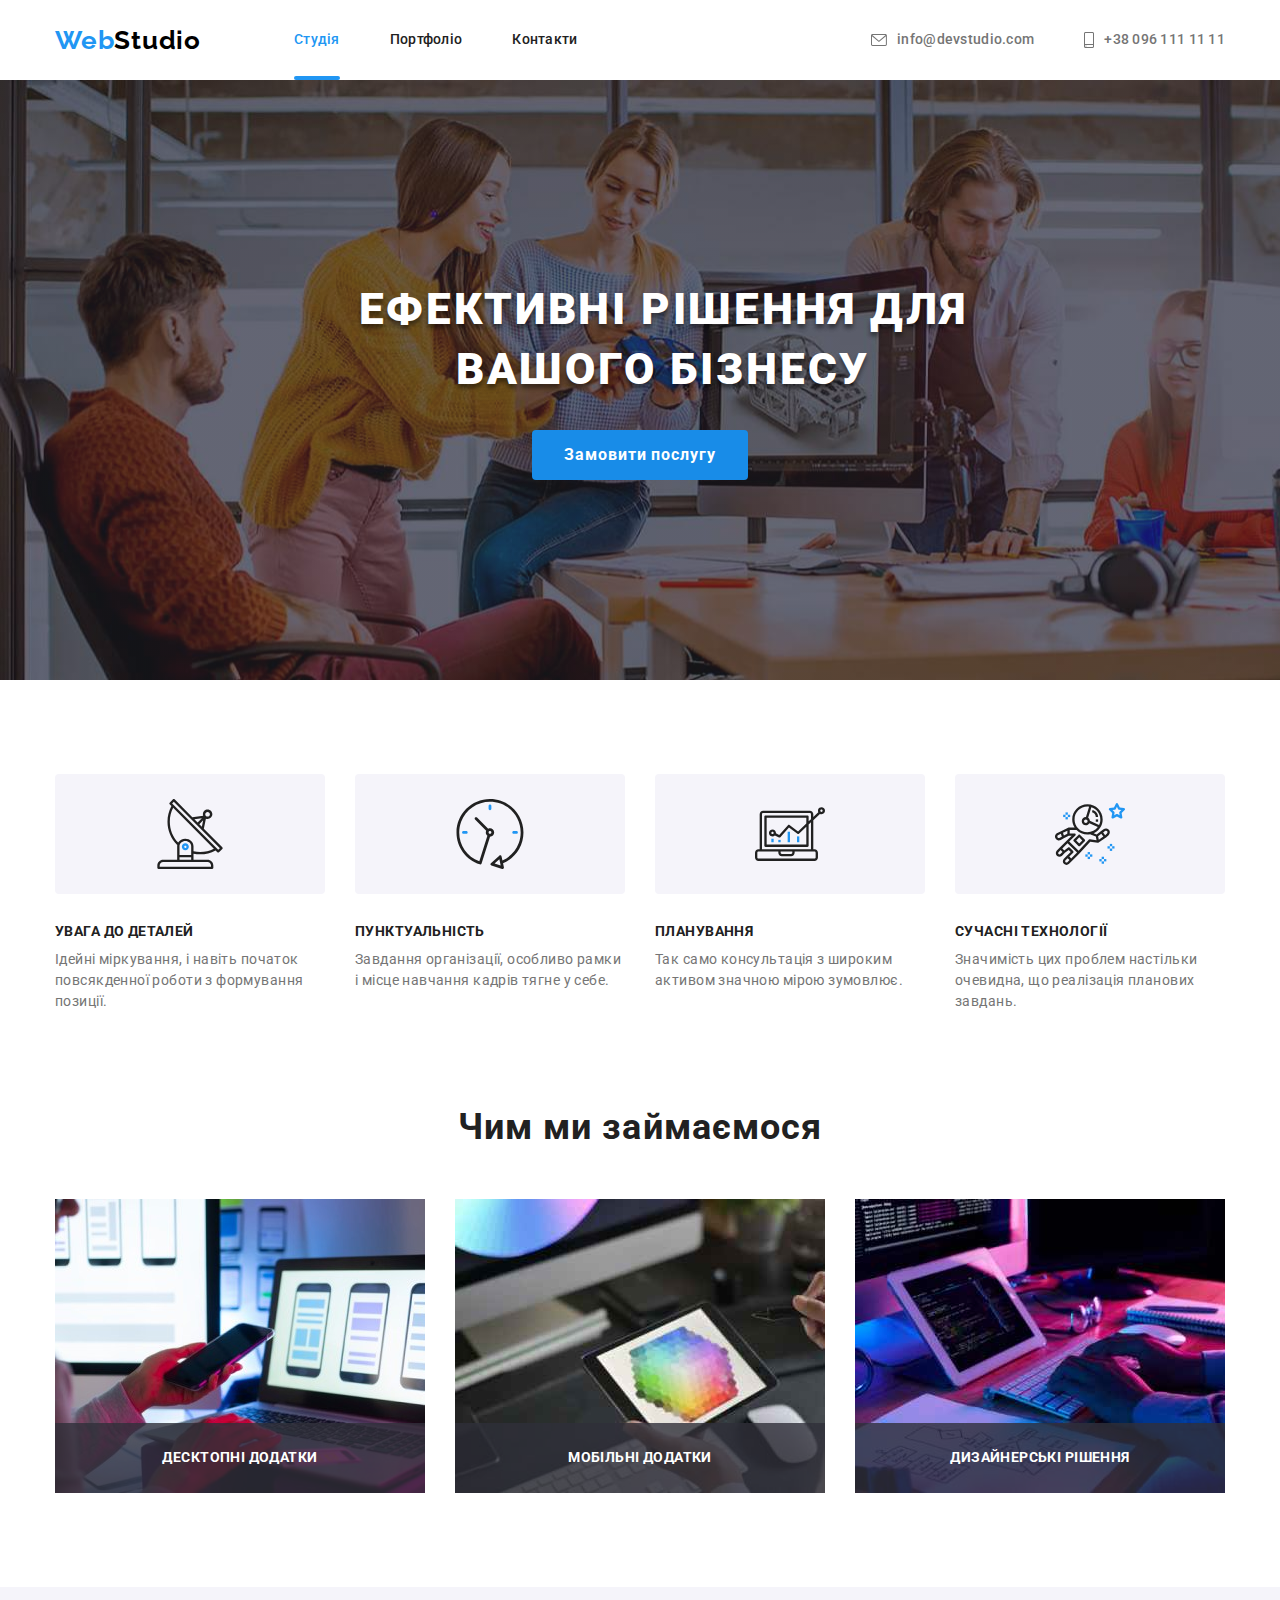
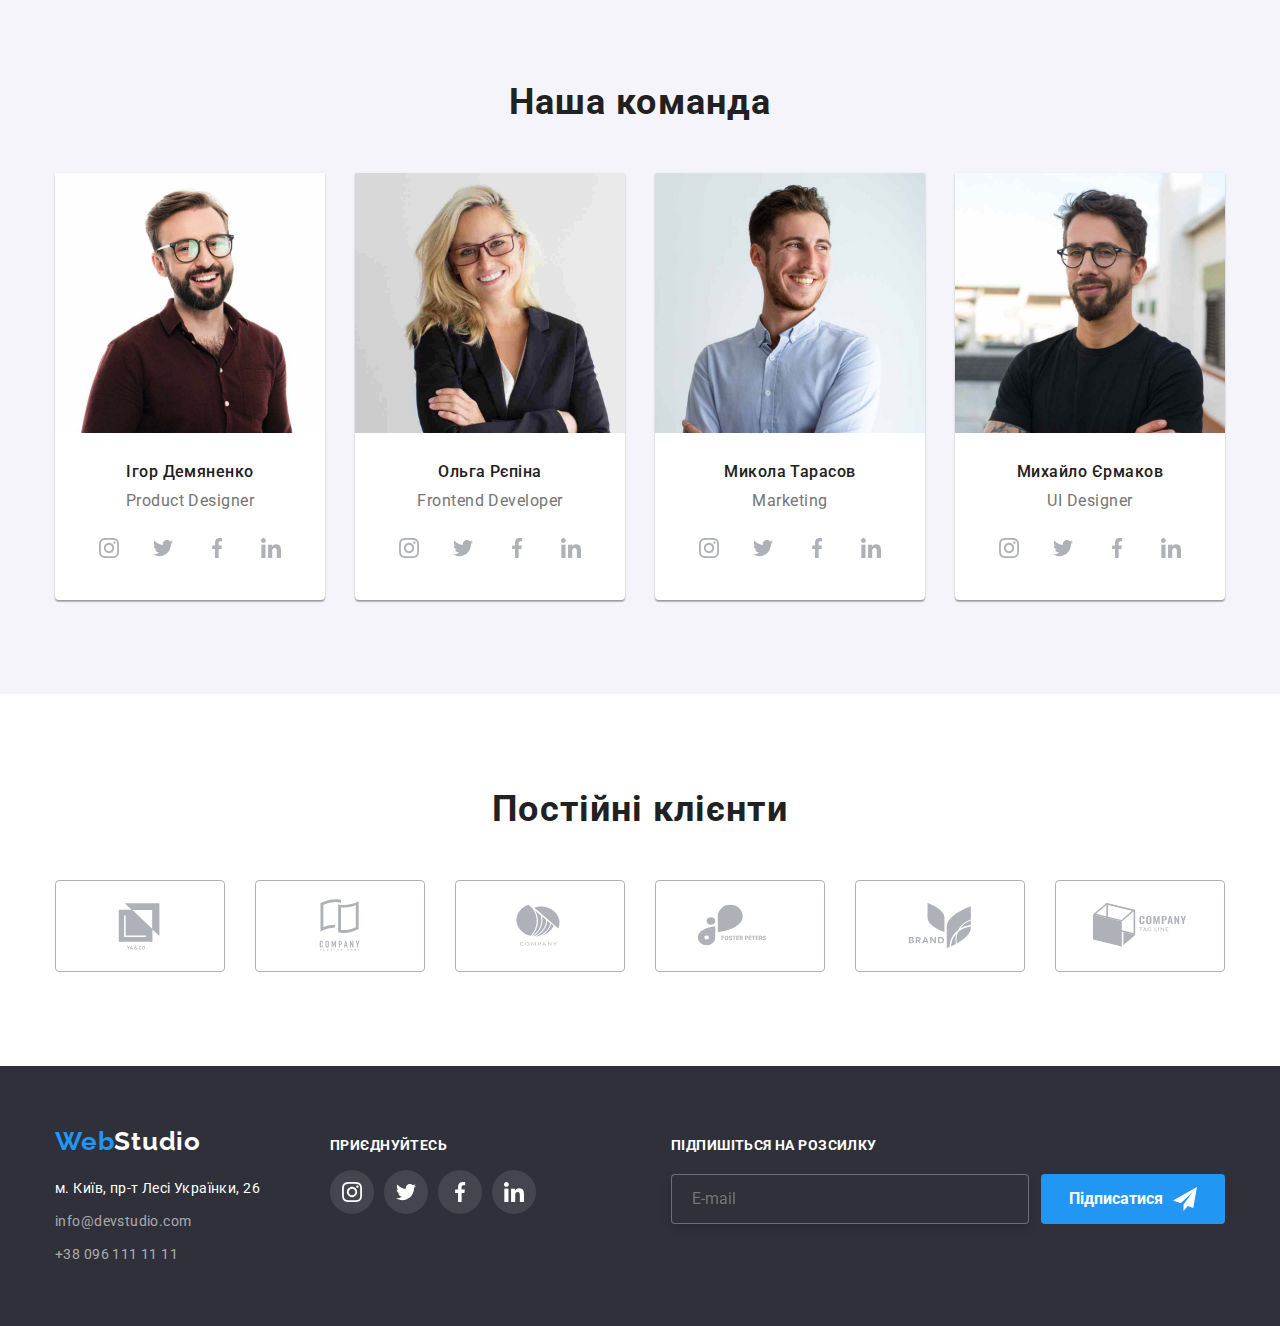
<file: index.html>
<!DOCTYPE html>
<html lang="uk">
<head>
    <meta charset="UTF-8">
    <meta http-equiv="X-UA-Compatible" content="IE=edge">
    <meta name="viewport" content="width=device-width, initial-scale=1.0">
    <title>Студія</title>
    <link rel="preconnect" href="https://fonts.googleapis.com">
    <link rel="preconnect" href="https://fonts.gstatic.com" crossorigin>
    <link href="https://fonts.googleapis.com/css2?family=Raleway:wght@700&family=Roboto:wght@400;500;700;900&display=swap"
        rel="stylesheet">
        <link rel="stylesheet" href="https://cdn.jsdelivr.net/npm/modern-normalize@1.1.0/modern-normalize.min.css">
    <link rel="stylesheet" href="./css/style.css" />
</head>
<body>
    <header class="header-info container flex">
        <nav class="flex">
        <a class="web flex" href="./index.html">Web<span class="studio-color">Studio</span></a>
            <ul class="button-list">
                <li><a class="web-study current" href="./index.html">Студія</a></li>
                <li><a class="web-study" href="./portfolio.html">Портфоліо</a></li>
                <li><a class="web-study" href="#">Контакти</a></li>
            </ul>
        </nav>
            <ul class="flex tel-list">
                <li class="tel-list-item "><a class="tel" href="mailto:info@devstudio.com"><svg class="tel_list_envelope " aria-label="пошта">
                    <use href="./images/sprite.svg#icon-envelope"></use>
                </svg> info@devstudio.com</a></li>
                <li class="tel-list-item tel"><a class="tel" href="tel:+380961111111"><svg class="tel_list_smartphone" aria-label="телефон">
                    <use href="./images/sprite.svg#icon-smartphone"></use>
                </svg> +38 096 111 11 11</a></li>
            </ul>
    </header>
    <main>
        <section class="fon section">
            <div class="container">
            <h1 class="busines">Ефективні рішення для вашого бізнесу</h1>
            <button class="order" type="button" data-modal-open>Замовити послугу</button>
            </div>
        </section>
        
        <section class="section ">
            <div class="container">
                <h2 class="visually-hidden">Особливості</h2>
                    <ul class="flex-upper upper-list">
                        <li class=""><div class="bg-special"><svg aria-label="іконка антени" class="special_list">
                            <use href="./images/sprite.svg#icon-antenna"></use>
                        </svg></div><h3 class="upper"> Увага до деталей</h3>
                        <p class="pupper pupper-list">Ідейні міркування, і навіть початок повсякденної роботи з формування позиції.</p></li>
                        <li class=""><div class="bg-special"><svg aria-label="іконка годинника" class="special_list">
                            <use href="./images/sprite.svg#icon-clock"></use>
                        </svg></div><h3 class="upper"> Пунктуальність</h3>
                        <p class="pupper pupper-list">Завдання організації, особливо рамки і місце навчання кадрів тягне у себе.</p></li>
                        <li class=""><div class="bg-special"><svg aria-label="іконка діаграми" class="special_list">
                            <use href="./images/sprite.svg#icon-diagram"></use>
                        </svg></div><h3 class="upper"> Планування</h3>
                        <p class="pupper pupper-list">Так само консультація з широким активом значною мірою зумовлює.</p></li>
                        <li class=""><div class="bg-special"><svg aria-label="іконка астронавта" class="special_list">
                            <use href="./images/sprite.svg#icon-astronaut"></use>
                        </svg></div><h3 class="upper"> Сучасні технології</h3>
                        <p class="pupper pupper-list">Значимість цих проблем настільки очевидна, що реалізація планових завдань.</p></li>
                    </ul> 
                </div>
        </section>
        
        <section class="section section-p">
            <div class="container">
            <h2 class="section-title">Чим ми займаємося</h2>
            <ul class="flex img-title" >
                <li class="">
                    <div class="img-title-overlay"><img src="./images/whatdiong/im1.jpg" width="370" alt="Компьютерний стіл">
                    <p class="overlay-ing-title">Десктопні додатки</p></div>
                </li>
                <li class="">
                    <div class="img-title-overlay"><img src="./images/whatdiong/im2g.jpg" width="370" alt="лаптоп">
                    <p class="overlay-ing-title">Мобільні додатки</p></div>
                </li>
                <li class="">
                    <div class="img-title-overlay"><img src="./images/whatdiong/img.jpg" width="370" alt="планшет">
                    <p class="overlay-ing-title">Дизайнерські рішення</p></div>
                </li>
            </ul>
        </div>
        </section>
        
        <section class=" team section">
            <div class="container">
            <h2 class="section-title">Наша команда</h2>
            <ul class="flex team-list">
                <li class="team-item">
                    <img src="./images/ourteam/img.jpg" alt="людина" width="270">
                    <div class="tem-total">
                        <h3 class="team-name">Ігор Демяненко</h3>
                        <p class="team-job">Product Designer</p>
                        <ul class="team-total-flex">
                            <li>
                                <a href="" class="social_list_link"><svg aria-label="іконка інстаграм" class="team_total_contacts">
                                    <use href="./images/sprite.svg#icon-instagram"></use>
                                </svg></a>
                            </li>
                            <li>
                                <a href="" class="social_list_link"><svg aria-label="іконка твитера" class="team_total_contacts">
                                    <use href="./images/sprite.svg#icon-twitter"></use>
                                </svg></a>
                            </li>
                            <li>
                                <a href="" class="social_list_link"><svg aria-label="іконка фейсбук" class="team_total_contacts">
                                    <use href="./images/sprite.svg#icon-facebook"></use>
                                </svg></a>
                            </li>
                            <li>
                                <a href="" class="social_list_link"><svg aria-label="іконка линкедін" class="team_total_contacts">
                                    <use href="./images/sprite.svg#icon-linkedin"> </use>
                                </svg></a>
                            </li>
                        </ul>
                    </div>
                </li>
                <li class="team-item">
                    <img src="./images/ourteam/img1.jpg" alt="людина" width="270">
                    <div class="tem-total">
                        <h3 class="team-name">Ольга Рєпіна</h3>
                        <p class="team-job">Frontend Developer</p>
                        <ul class="team-total-flex">
                            <li>
                                <a href="" class="social_list_link"><svg aria-label="іконка інстаграм" class="team_total_contacts">
                                        <use href="./images/sprite.svg#icon-instagram"></use>
                                    </svg></a>
                            </li>
                            <li>
                                <a href="" class="social_list_link"><svg aria-label="іконка твитера" class="team_total_contacts">
                                        <use href="./images/sprite.svg#icon-twitter"></use>
                                    </svg></a>
                            </li>
                            <li>
                                <a href="" class="social_list_link"><svg aria-label="іконка фейсбук" class="team_total_contacts">
                                        <use href="./images/sprite.svg#icon-facebook"></use>
                                    </svg></a>
                            </li>
                            <li>
                                <a href="" class="social_list_link"><svg aria-label="іконка линкедін" class="team_total_contacts">
                                        <use href="./images/sprite.svg#icon-linkedin"> </use>
                                    </svg></a>
                            </li>
                        </ul>
                    </div>
                </li>
                <li class="team-item">
                    <img src="./images/ourteam/im2g.jpg" alt="людина" width="270">
                    <div class="tem-total">
                        <h3 class="team-name">Микола Тарасов</h3>
                        <p class="team-job">Marketing</p>
                        <ul class="team-total-flex">
                            <li>
                                <a href="" class="social_list_link"><svg aria-label="іконка інстаграм" class="team_total_contacts">
                                        <use href="./images/sprite.svg#icon-instagram"></use>
                                    </svg></a>
                            </li>
                            <li>
                                <a href="" class="social_list_link"><svg aria-label="іконка твитера" class="team_total_contacts">
                                        <use href="./images/sprite.svg#icon-twitter"></use>
                                    </svg></a>
                            </li>
                            <li>
                                <a href="" class="social_list_link"><svg aria-label="іконка фейсбук" class="team_total_contacts">
                                        <use href="./images/sprite.svg#icon-facebook"></use>
                                    </svg></a>
                            </li>
                            <li>
                                <a href="" class="social_list_link"><svg aria-label="іконка линкедін" class="team_total_contacts">
                                        <use href="./images/sprite.svg#icon-linkedin"> </use>
                                    </svg></a>
                            </li>
                        </ul>
                    </div>
                </li>
                <li class="team-item">
                    <img src="./images/ourteam/img3.jpg" alt="людина" width="270">
                    <div class="tem-total">
                        <h3 class="team-name">Михайло Єрмаков</h3>
                        <p class="team-job">UI Designer</p>
                        <ul class="team-total-flex">
                            <li>
                                <a href="" class="social_list_link"><svg aria-label="іконка інстаграм" class="team_total_contacts">
                                        <use href="./images/sprite.svg#icon-instagram"></use>
                                    </svg></a>
                            </li>
                            <li>
                                <a href="" class="social_list_link"><svg aria-label="іконка твитера" class="team_total_contacts">
                                        <use href="./images/sprite.svg#icon-twitter"></use>
                                    </svg></a>
                            </li>
                            <li>
                                <a href="" class="social_list_link"><svg aria-label="іконка фейсбук" class="team_total_contacts">
                                        <use href="./images/sprite.svg#icon-facebook"></use>
                                    </svg></a>
                            </li>
                            <li>
                                <a href="" class="social_list_link"><svg aria-label="іконка линкедін" class="team_total_contacts">
                                        <use href="./images/sprite.svg#icon-linkedin"> </use>
                                    </svg></a>
                            </li>
                        </ul>
                    </div>
                </li>
            </ul>
            </div>
        </section>
        
        <section class="section">
            <div class="container">
                <h2 class="section-title">Постійні клієнти</h2>
                <ul class="logo-company-list">
                    <li class="logo-company-link"><a class="logo-link" href=""><svg aria-label="логотип компанії" class="logo-company">
                        <use href="./images/sprite.svg#icon-Logo"></use>
                    </svg></a></li>
                    <li class="logo-company-link"><a class="logo-link" href=""><svg aria-label="логотип компанії" class="logo-company">
                        <use href="./images/sprite.svg#icon-Logo2"></use>
                    </svg></a></li>
                    <li class="logo-company-link"><a class="logo-link" href=""><svg aria-label="логотип компанії" class="logo-company">
                        <use href="./images/sprite.svg#icon-Logo3"></use>
                    </svg></a></li>
                    <li class="logo-company-link"><a class="logo-link" href=""><svg aria-label="логотип компанії" class="logo-company">
                        <use href="./images/sprite.svg#icon-Logo4"></use>
                    </svg></a></li>
                    <li class="logo-company-link"><a class="logo-link" href=""><svg aria-label="логотип компанії" class="logo-company">
                        <use href="./images/sprite.svg#icon-Logo5"></use>
                    </svg></a></li>
                    <li class="logo-company-link"><a class="logo-link" href=""><svg aria-label="логотип компанії" class="logo-company">
                        <use href="./images/sprite.svg#icon-Logo6"></use>
                    </svg></a></li>
                </ul>
            </div>
        </section>
    </main>
    <footer class=" bgfot web-container ">
        <div class="container flex-footer">
            <div>
        <a class="web-footer " href="./index.html">Web<span class="studio-ft">Studio</span></a>
            <address class="web-style">
                <ul class="">
                    <li class="address-item"><a class="maps-address address-item" target="_blank" rel="nofollow noopener" href="https://goo.gl/maps/S66frL6C7Uxyh1Da7">м. Київ, пр-т Лесі Українки, 26</a></li>
                    <li class="address-item"><a class="contacts address-item" href="mailto:info@devstudio.com">info@devstudio.com</a></li>
                    <li><a class="contacts" href="tel:+380961111111">+38 096 111 11 11</a></li>
                </ul>
            </address>
            </div>
            <div class="follow">
                <p class="social-footer">Приєднуйтесь</p>
                <ul class="team-total-flex">
                    <li>
                        <a href="" class="social_list_link_footer"><svg aria-label="іконка інстаграм" class="team_total_contacts_footer">
                                <use href="./images/sprite.svg#icon-instagram"></use>
                            </svg></a>
                    </li>
                    <li>
                        <a href="" class="social_list_link_footer"><svg aria-label="іконка твитера" class="team_total_contacts_footer">
                                <use href="./images/sprite.svg#icon-twitter"></use>
                            </svg></a>
                    </li>
                    <li>
                        <a href="" class="social_list_link_footer"><svg aria-label="іконка фейсбук" class="team_total_contacts_footer">
                                <use href="./images/sprite.svg#icon-facebook"></use>
                            </svg></a>
                    </li>
                    <li>
                        <a href="" class="social_list_link_footer"><svg aria-label="іконка линкедін" class="team_total_contacts_footer">
                                <use href="./images/sprite.svg#icon-linkedin"> </use>
                            </svg></a>
                    </li>
                </ul>
            </div>
            <div class="social-follow">
                <p class="social-footer">Підпишіться на розсилку</p>
                <div class="social-footer-write">
                    <form action="">
                        <label>
                            <input class="social-footer-mail" placeholder="E-mail" type="mailto" required pattern="[a-zA-Zа-яА-ЯіІїЇ`ʼ]+" name="usermail">
                        </label>
                    </form>
                            <button class="footer-form-sumbit " type="submit">Підписатися
                                <svg class="position-icon-sent">
                                    <use href="./images/sprite.svg#icon-send"></use>
                                </svg>
                            </button>
                </div>
                
                    
                
            </div>
        </div>
        
    </footer>
    <div class="backdrop is-hidden" data-modal>
        <div class="modal">
            <button type="button" class="modal-close-btn" data-modal-close>
                <svg  width="18" height="18">
                    <use href="./images/sprite.svg#icon-cross"></use>
                </svg>
            </button>
            <p class="modal-form-title">Залиште свої дані, ми вам передзвонимо</p>
            <form class="modal-form">
                <label class="modal-form-field">
                    <span class="modal-form-field-desc">Імʼя</span>
                    <span class="modal-form-input-wrapper">
                        <input type="text" class="modal-form-input" required pattern="[a-zA-Zа-яА-ЯіІїЇ`ʼ]+" name="user_name"placeholder="" />
                        <svg class="modal-form-input-icon">
                            <use href="./images/sprite.svg#icon-person"></use>
                        </svg>
                    </span>
                </label>
                <label class="modal-form-field">
                    <span class="modal-form-field-desc">Телефон</span>
                    <span class="modal-form-input-wrapper">
                        <input type="tel" class="modal-form-input" required pattern="[0-9]{3}-[0-9]{3}-[0-9]{2}-[0-9]{2}"
                            title="xxx-xxx-xx-xx" name="user_phone" placeholder="" />
                        <svg class="modal-form-input-icon">
                            <use href="./images/sprite.svg#icon-phone"></use>
                        </svg>
                    </span>
                </label>
                <label class="modal-form-field">
                    <span class="modal-form-field-desc">Пошта</span>
                    <span class="modal-form-input-wrapper">
                        <input type="mail" class="modal-form-input" required pattern="[a-zA-Zа-я1-90]+" name="user_mail"
                            placeholder="" />
                        <svg class="modal-form-input-icon">
                            <use href="./images/sprite.svg#icon-email-black"></use>
                        </svg>
                    </span>
                </label>
                <label class="modal-form-textaria">
                    <span class="modal-form-field-desc">Коментар</span>
                    <textarea name="user_message" class="modal-form-message" placeholder="Введіть текст"></textarea>
                </label>
                <label class="modal-form-check-field">
                    <input type="checkbox" class="modal-form-check" name="user_policy" required />
                    <svg class="modal-form-own-checkbox">
                        <use class="modal-form-own-checkbox-icon" href="./images/sprite.svg#icon-check"></use>
                    </svg>
                    <span class="modal-form-own-checkbox-text"> Погоджуюсь з розсилкою та приймаю</span>&nbsp;<a class="modal-form-underline" href="">Умови договору</a>
                </label>
                <button type="submit" class="modal-form-sumbit">Відправити</button>
        </div>
    </div>
    <script src="./js/modal.js"></script>
</body>
</html>
</file>
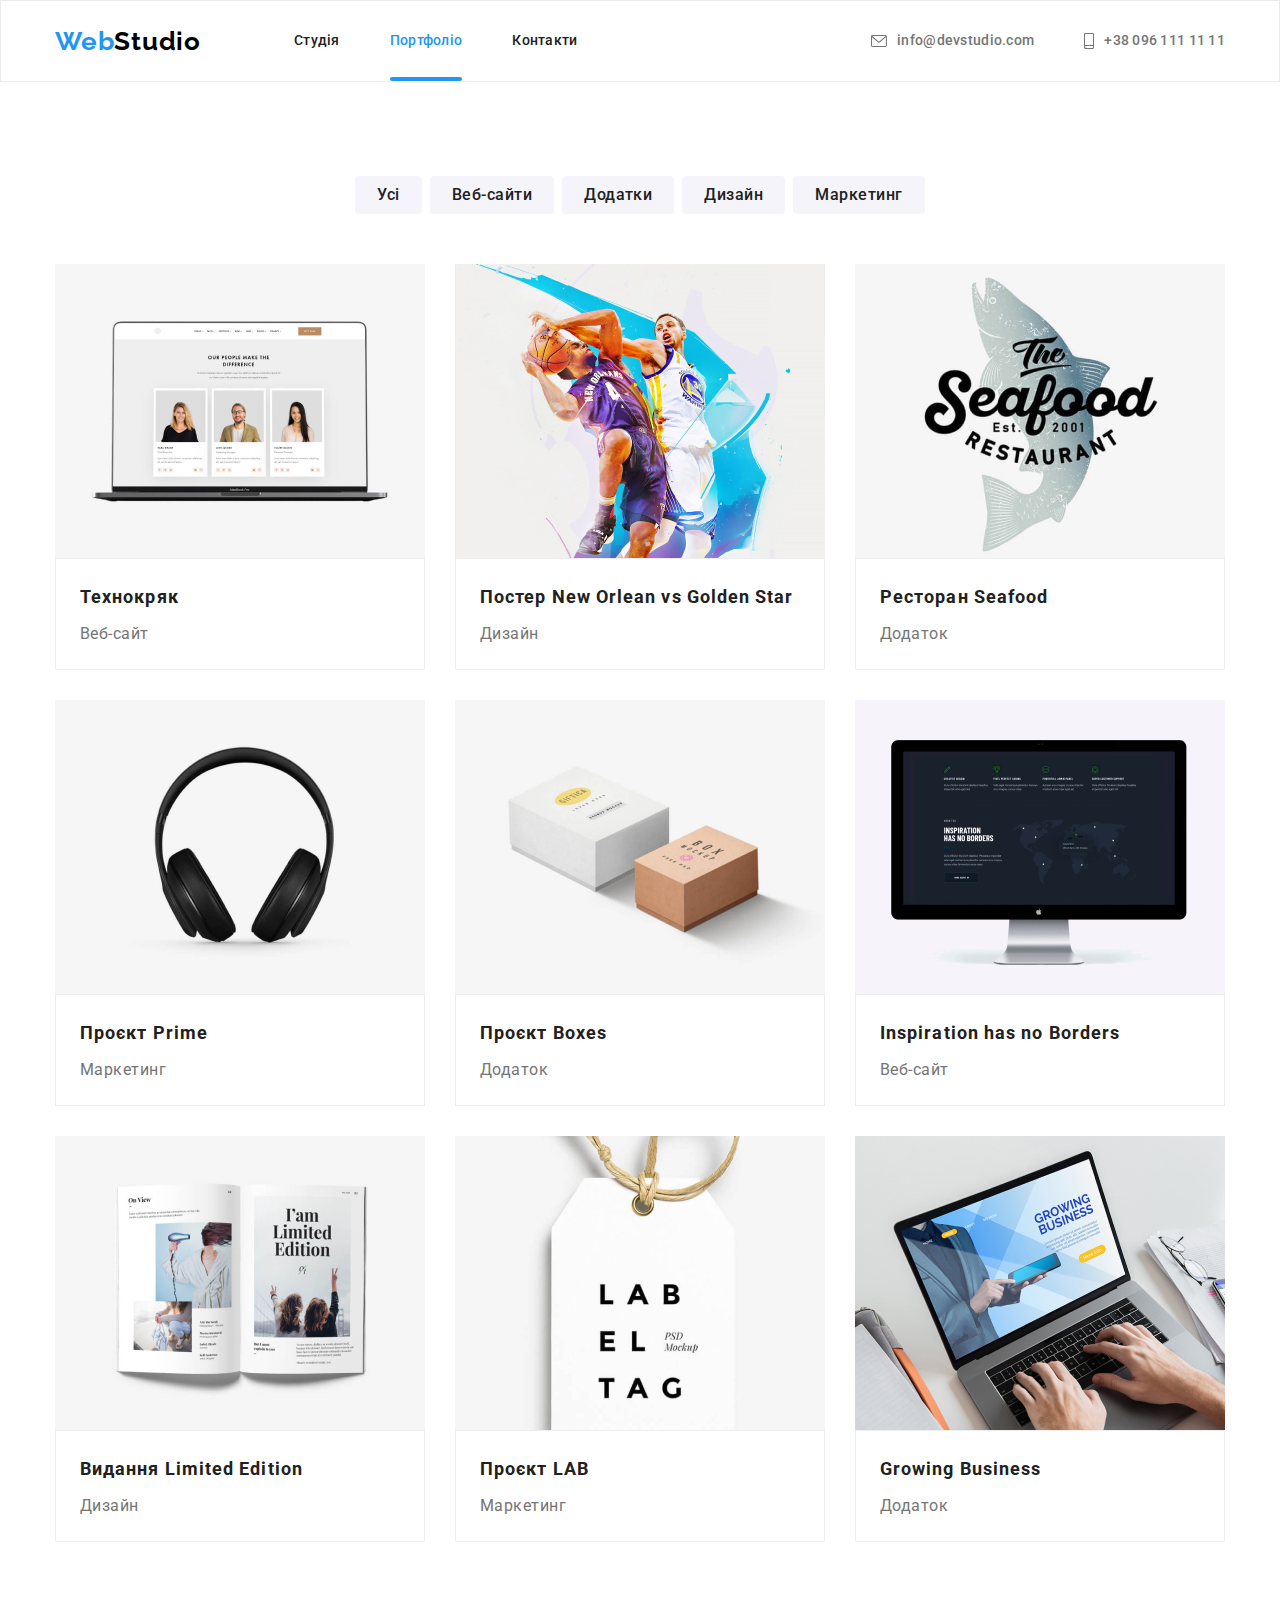
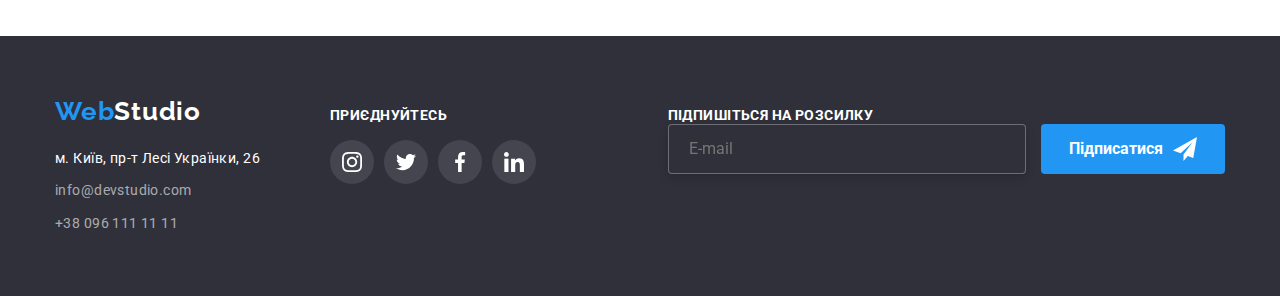
<file: portfolio.html>
<!DOCTYPE html>
<html lang="uk">
<head>
    <meta charset="UTF-8">
    <meta http-equiv="X-UA-Compatible" content="IE=edge">
    <meta name="viewport" content="width=device-width, initial-scale=1.0">
    <title>Portfolio</title>
    <link rel="preconnect" href="https://fonts.googleapis.com">
    <link rel="preconnect" href="https://fonts.gstatic.com" crossorigin>
    <link href="https://fonts.googleapis.com/css2?family=Raleway:wght@700&family=Roboto:wght@400;500;700;900&display=swap"
        rel="stylesheet">
        <link rel="stylesheet" href="https://cdn.jsdelivr.net/npm/modern-normalize@1.1.0/modern-normalize.min.css">
    <link rel="stylesheet" href="./css/style.css" />
</head>
<body>
    <div class="header-border">
    <header class="header-info container flex">
        <nav class="flex">
            <a class="web flex" href="./index.html">Web<span class="studio-color">Studio</span></a>
            <ul class="button-list">
                <li><a class="web-study " href="./index.html">Студія</a></li>
                <li><a class="web-study current" href="./portfolio.html">Портфоліо</a></li>
                <li><a class="web-study" href="#">Контакти</a></li>
            </ul>
        </nav>
        <ul class="flex tel-list">
            <li class="tel-list-item tel"><a class="tel" href="mailto:info@devstudio.com"><svg class="tel_list_envelope "
                        aria-label="пошта">
                        <use href="./images/sprite.svg#icon-envelope"></use>
                    </svg> info@devstudio.com</a></li>
            <li class="tel-list-item tel"><a class="tel" href="tel:+380961111111"><svg class="tel_list_smartphone "
                        aria-label="телефон">
                        <use href="./images/sprite.svg#icon-smartphone"></use>
                    </svg> +38 096 111 11 11</a></li>
        </ul>
    </header>
    </div>
    <main>
        
        <section class="section">
            <div class="container">
                <h1 class="visually-hidden">Текс портфоліо</h1>
                <ul class="flex-btn">
                    <li><button class="portfolio-btn" type="button">Усі</button></li>
                    <li><button class="portfolio-btn" type="button">Веб-сайти</button></li>
                    <li><button class="portfolio-btn" type="button">Додатки</button></li>
                    <li><button class="portfolio-btn" type="button">Дизайн</button></li>
                    <li><button class="portfolio-btn" type="button">Маркетинг</button></li>
                </ul>
                <ul class="portfolio-item-flex">
                    <li class="portfolio-item">
                        <a class="portfolio-item-link" href="">
                            <div class="portfolio-item-wraper">
                                <img src="./images/portfolio/img.jpg" alt="Ноутбук" width="370">
                                <p class="overlay">Ресурс пропонує комплексні пропозиції з різним рівнем функціоналу та сервісів. Все це дозволить
                                    відвідувачу отримати вичерпні відомості про компанію чи приватну особу.</p>
                            </div>
                        
                        <div class="portfolio-text">
                            <h2 class="portfolioh">Технокряк</h2>
                            <p class="portfoliop">Веб-сайт</p>
                        </div>
                        </a>
                    </li>
                    <li class="portfolio-item">
                        <a class="portfolio-item-link" href="">
                            <div class="portfolio-item-wraper">
                                <img src="./images/portfolio/img1.jpg" alt="Баскетбол" width="370">
                                <p class="overlay">Ресурс пропонує комплексні пропозиції з різним рівнем функціоналу та сервісів. Все це дозволить
                                    відвідувачу отримати вичерпні відомості про компанію чи приватну особу.</p>
                            </div>
                        
                        <div class="portfolio-text">
                            <h2 class="portfolioh">Постер New Orlean vs Golden Star</h2>
                            <p class="portfoliop">Дизайн</p>
                        </div>
                        </a>
                    </li>
                    <li class="portfolio-item">
                        <a class="portfolio-item-link" href="">
                            <div class="portfolio-item-wraper">
                                <img src="./images/portfolio/img2.jpg" alt="логотип ресторану" width="370">
                                <p class="overlay">Ресурс пропонує комплексні пропозиції з різним рівнем функціоналу та сервісів. Все це дозволить
                                    відвідувачу отримати вичерпні відомості про компанію чи приватну особу.</p>
                            </div>
                        
                        <div class="portfolio-text">
                            <h2 class="portfolioh">Ресторан Seafood</h2>
                            <p class="portfoliop">Додаток</p>
                        </div>
                        </a>
                    </li>
                    <li class="portfolio-item">
                        <a class="portfolio-item-link" href="">
                            <div class="portfolio-item-wraper">
                                <img src="./images/portfolio/img3.jpg" alt="Навушники" width="370">
                                <p class="overlay">Ресурс пропонує комплексні пропозиції з різним рівнем функціоналу та сервісів. Все це дозволить
                                    відвідувачу отримати вичерпні відомості про компанію чи приватну особу.</p>
                            </div>
                        
                        <div class="portfolio-text">
                            <h2 class="portfolioh">Проєкт Prime</h2>
                            <p class="portfoliop">Маркетинг</p>
                        </div>
                        </a>
                    </li>
                    <li class="portfolio-item">
                        <a class="portfolio-item-link" href="">
                            <div class="portfolio-item-wraper">
                                <img src="./images/portfolio/img4.jpg" alt="Коробки" width="370">
                                <p class="overlay">Ресурс пропонує комплексні пропозиції з різним рівнем функціоналу та сервісів. Все це дозволить
                                    відвідувачу отримати вичерпні відомості про компанію чи приватну особу.</p>
                            </div>
                        
                        <div class="portfolio-text">
                            <h2 class="portfolioh">Проєкт Boxes</h2>
                            <p class="portfoliop">Додаток</p>
                        </div>
                        </a>
                    </li>
                    <li class="portfolio-item">
                        <a class="portfolio-item-link" href="">
                            <div class="portfolio-item-wraper">
                                <img src="./images/portfolio/img5.jpg" alt="Комп'ютер" width="370">
                                <p class="overlay">Ресурс пропонує комплексні пропозиції з різним рівнем функціоналу та сервісів. Все це дозволить
                                    відвідувачу отримати вичерпні відомості про компанію чи приватну особу.</p>
                            </div>
                        
                            <div class="portfolio-text">
                            <h2 class="portfolioh">Inspiration has no Borders</h2>
                        <p class="portfoliop">Веб-сайт</p>
                        </div>
                        </a>
                    </li>
                    <li class="portfolio-item">
                        <a class="portfolio-item-link" href="">
                            <div class="portfolio-item-wraper">
                                <img src="./images/portfolio/img6.jpg" alt="Підручник" width="370">
                                <p class="overlay">Ресурс пропонує комплексні пропозиції з різним рівнем функціоналу та сервісів. Все це дозволить
                                    відвідувачу отримати вичерпні відомості про компанію чи приватну особу.</p>
                            </div>
                        
                        <div class="portfolio-text">
                            <h2 class="portfolioh">Видання Limited Edition</h2>
                            <p class="portfoliop">Дизайн</p>
                        </div>
                        </a>
                    </li>
                    <li class="portfolio-item">
                        <a class="portfolio-item-link" href="">
                            <div class="portfolio-item-wraper">
                                <img src="./images/portfolio/img7.jpg" alt="Бірка" width="370">
                                <p class="overlay">Ресурс пропонує комплексні пропозиції з різним рівнем функціоналу та сервісів. Все це дозволить
                                    відвідувачу отримати вичерпні відомості про компанію чи приватну особу.</p>
                            </div>
                        
                        <div class="portfolio-text">
                            <h2 class="portfolioh">Проєкт LAB</h2>
                            <p class="portfoliop">Маркетинг</p>
                        </div>
                        </a>
                    </li>
                    <li class="portfolio-item">
                        <a class="portfolio-item-link" href="">
                            <div class="portfolio-item-wraper">
                                <img src="./images/portfolio/img8.jpg" alt="Лаптоп" width="370">
                                <p class="overlay">Ресурс пропонує комплексні пропозиції з різним рівнем функціоналу та сервісів. Все це дозволить
                                    відвідувачу отримати вичерпні відомості про компанію чи приватну особу.</p>
                            </div>
                        
                        <div class="portfolio-text">
                            <h2 class="portfolioh">Growing Business</h2>
                            <p class="portfoliop">Додаток</p>
                        </div>
                        </a>
                    </li>
                </ul>
            </div>
        </section>
        
    </main>
    <footer class=" bgfot web-container ">
        <div class="container flex-footer">
            <div>
                <a class="web-footer " href="./index.html">Web<span class="studio-ft">Studio</span></a>
                <address class="web-style">
                    <ul class="">
                        <li class="address-item"><a class="maps-address address-item" target="_blank"
                                rel="nofollow noopener" href="https://goo.gl/maps/S66frL6C7Uxyh1Da7">м. Київ, пр-т Лесі
                                Українки, 26</a></li>
                        <li class="address-item"><a class="contacts address-item"
                                href="mailto:info@devstudio.com">info@devstudio.com</a></li>
                        <li><a class="contacts" href="tel:+380961111111">+38 096 111 11 11</a></li>
                    </ul>
                </address>
            </div>
            <div class="follow">
                <p class="social-footer">Приєднуйтесь</p>
                <ul class="team-total-flex">
                    <li>
                        <a href="" class="social_list_link_footer"><svg aria-label="іконка інстаграм"
                                class="team_total_contacts_footer">
                                <use href="./images/sprite.svg#icon-instagram"></use>
                            </svg></a>
                    </li>
                    <li>
                        <a href="" class="social_list_link_footer"><svg aria-label="іконка твитера"
                                class="team_total_contacts_footer">
                                <use href="./images/sprite.svg#icon-twitter"></use>
                            </svg></a>
                    </li>
                    <li>
                        <a href="" class="social_list_link_footer"><svg aria-label="іконка фейсбук"
                                class="team_total_contacts_footer">
                                <use href="./images/sprite.svg#icon-facebook"></use>
                            </svg></a>
                    </li>
                    <li>
                        <a href="" class="social_list_link_footer"><svg aria-label="іконка линкедін"
                                class="team_total_contacts_footer">
                                <use href="./images/sprite.svg#icon-linkedin"> </use>
                            </svg></a>
                    </li>
                </ul>
                </div>
                <div class="social-follow">
                    <p class="social-footer">Підпишіться на розсилку</p>
                    <label>
                
                        <input class="social-footer-mail" placeholder="E-mail" type="mailto" required pattern="[a-zA-Zа-яА-ЯіІїЇ`ʼ]+"
                            name="usermail">
                        <button class="footer-form-sumbit " type="submit">Підписатися
                            <svg class="position-icon-sent">
                                <use href="./images/sprite.svg#icon-send"></use>
                            </svg>
                        </button>
                    </label>
                
                
                </div>
            </div>
        </div>
    
    </footer>
</body>
</html>
</file>
<file: css/style.css>
/* Обнуление*/
li {
    
    list-style-type: none;
    
}
img{
        display: block;
}
h1,h2,h3,h4,p{
        margin-top: 0;
        margin-bottom: 0;
}
a{
        text-decoration: none;
}
ul,ol {
    margin-left: 0;
    padding-left: 0;
    margin-top: 0;
    margin-bottom: 0;
    
}
button{
        cursor: pointer;
        font-family: 'Roboto', sans-serif;
}
.container{
        width: 1200px;
        margin-left: auto;
        margin-right: auto;
        padding-left: 15px;
        padding-right: 15px;
        
}
.section{
        padding-top: 94px;
        padding-bottom: 94px;
}
/*Стили*/
.header-info{
        display: block;
}
.web{
   
        font-family: 'Raleway';
        font-style: normal;
        font-weight: 700;
        font-size: 26px;
        line-height: 1.19;
        letter-spacing: 0.03em;
        color: #2196F3;
        
        
        
}
:root{
       --text-color: #212121;
       --bggolor: #ffffff;
       --neader-footer-textcolor: #757575; 
       --logo-color:#2196F3;
        
}
body {
    font-family: 'Roboto', sans-serif;
    color: #212121;
    background-color: #fff;
    font-size: 14px;
    letter-spacing: 0.03em;
}
.flex{
        display: flex;
        align-items: center;
}
.button-list{
        display: flex;
        gap: 50px;
        margin-left: 93px;
        position: relative;
        
}
.tel-list{
        align-items: center;
        margin-left: auto;
        gap: 50px;
}
.web-study{
   
        font-style: normal;
        font-weight: 500;
        font-size: 14px;
        line-height: 1.14;
        letter-spacing: 0.02em;
        color: var(--text-color);
        padding-top: 32px;
        padding-bottom: 32px;
        display: flex;
        transition: color 250ms cubic-bezier(0.4, 0, 0.2, 1);
        

}

.studio-color{
        color: black;
}
.studio-ft{
        color: #fff;
}
.web-study:hover,.web-study:focus{
    color: #2196F3;
    
}

.tel{
    
        font-style: normal;
        font-weight: 500;
        font-size: 14px;
        line-height: 1.14;
        letter-spacing: 0.02em;
        color: #757575;
        fill: var(--neader-footer-textcolor);
        fill: currentColor;
        display: flex;
        align-items: center;
        transition: color 250ms cubic-bezier(0.4, 0, 0.2, 1),
         fill 250ms cubic-bezier(0.4, 0, 0.2, 1);
}
.tel:hover,.tel:focus{
    color: #2196F3;
    fill: var(--logo-color);

}
.tel-list-item{
        
}
.tel_list_envelope{
        
        width: 16px;
        height: 12px;
        margin-right: 10px;
        
}
.tel_list_smartphone{
        width: 10px;
        height: 16px;
        margin-right: 10px;

}
.current {
        color: var(--logo-color);
        position: relative;
        

}
.current::after{
        
        content:'';
        width: 100%;
        height: 4px;
        background: #2196F3;
        border-radius: 2px;
        position: absolute;
        bottom: 0;
        left: 0;      

}
.busines{
    
        font-family: 'Roboto';
        font-style: normal;
        font-weight: 900;
        font-size: 44px;
        line-height: 1.36;
        text-align: center;
        letter-spacing: 0.06em;
        text-transform: uppercase;
        color: #FFFFFF;
        text-shadow: 0px 4px 4px rgba(0, 0, 0, 0.25), 0px 4px 4px rgba(0, 0, 0, 0.25);
        width: 696px;
        margin: 0 auto;
        margin-left: 260px;
        
}
.fon{
        background-color: #2F303A;
       /* width: 1600px;
        height: 600px; */
        padding-top: 200px;
        padding-bottom: 200px;
        text-align: center;
        background-image:linear-gradient(rgba(47, 48, 58, 0.4),rgba(47, 48, 58, 0.4)), url(../images/portfolio/Imgbg.jpg);
        background-size: cover;
        background-repeat: no-repeat;
        max-width: 1600px;
        max-height: 600px;
        margin: 0px auto;
           
}
.order{
        border: none;
        border-radius: 4px;
        background-color: #188CE8;
        font-weight: 700;
        font-size: 16px;
        line-height: 1.87;
        text-align: center;
        letter-spacing: 0.06em;
        color: #FFFFFF;
        margin-top: 30px;
        padding: 10px 32px;
        transition: background-color 250ms cubic-bezier(0.4, 0, 0.2, 1);
        
}
.order:hover,.order:focus{
        background-color: #2196F3;
        
        
}
.special_list{
        width: 70px;
        height: 70px;
        /* background-color: #F5F4FA; */
        /* margin-bottom: 55px; */
        
}

.bg-special{
        width: 270px;
        height: 120px;
        background: #F5F4FA;
        border-radius: 4px;
        display: flex;
        align-items: center;
        justify-content: center;
        margin-bottom: 30px;
}
.overlay-ing-title{
        font-weight: 700;
        line-height: 1.14;
        text-transform: uppercase;
        color: #FFFFFF;
        position: absolute;
        bottom: 0;
        background-color: rgba(47, 48, 58, 0.8);
        width: 370px;
        height: 70px;
        display: flex;
        justify-content: center;
        align-items: center;
        
        
        
}
.img-title-overlay{
        position: relative;
        
        
        
}
.section-p{
        padding-top: 0px;
}
.team-name{
        font-style: normal;
        font-weight: 500;
        font-size: 16px;
        line-height: 1.14;
        letter-spacing: 0.03em;
        color: #212121;
        margin-bottom: 10px;
        
}
.team-job{
        font-weight: 400;
        font-size: 16px;
         line-height: 19px;
        text-align: center;
        letter-spacing: 0.03em;
        color: #757575;
        
        
}
.tem-total{
        padding-top: 30px;
        padding-bottom: 30px;
}
.upper{
        font-style: normal;
        font-weight: 700;
        line-height: 1.14;
        letter-spacing: 0.03em;
        color: #212121;
        text-transform: uppercase;
        font-size: 14px;
}
.pupper{
        font-style: normal;
        font-weight: 400;
        font-size: 14px;
        line-height: 1.5;
        letter-spacing: 0.03em;
        color: #757575;
}
.upper-list{
        /* margin-top: 94px; */
}
.flex-upper{
        display: flex;
        gap: 30px;
}
.pupper-list{
        margin-top: 10px;
}
.visually-hidden {
        position: absolute;
        width: 1px;
        height: 1px;
        margin: -1px;
        border: 0;
        padding: 0;

        white-space: nowrap;
        clip-path: inset(100%);
        clip: rect(0 0 0 0);
        overflow: hidden;
}
.section-title{
        
        font-style: normal;
        font-weight: 700;
        font-size: 36px;
        line-height: 1.17;
        text-align: center;
        letter-spacing: 0.03em;
        color: #212121;
        margin-bottom: 50px;
    
}
.img-title{
        justify-content: space-between;
        
        
}
.team{
        background: #F5F4FA;
    
}
.team-item{     
        box-shadow: 0px 1px 3px rgba(0, 0, 0, 0.12), 0px 1px 1px rgba(0, 0, 0, 0.14), 0px 2px 1px rgba(0, 0, 0, 0.2);
        border-radius: 0px 0px 4px 4px;
        text-align: center;  
        background-color: #fff;  
        
}
.team-list{
        justify-content: space-between;
        
}
.team_total_contacts{
        width: 20px;
        height: 20px;
        fill: currentColor;
        
        
}
.team-total-flex{
        display: flex;
        justify-content: center;
        column-gap: 10px;
        margin-top: 16px;
}
.social_list_link{
        display: flex;
        align-items: center;
        justify-content: center;
        width: 44px;
        height: 44px;
        border-radius: 50%;
        /* background-color: rgb(255, 255, 255); */
        color: #AFB1B8;
        transition: background-color 250ms cubic-bezier(0.4, 0, 0.2, 1),
        color 250ms cubic-bezier(0.4, 0, 0.2, 1);
        
        
        
}
.social_list_link:hover,
.social_list_link:focus{
        background-color:#2196F3;
        color: #FFFFFF;
        
}


.logo-company-list{
        display: flex;
        gap: 30px;
        
}
.logo-company-link{
        /* display: block; */
        /* border: 1px solid #AFB1B8;
        border-radius: 4px; */
        
}
.logo-link{
        display: flex;
        align-items: center;
        justify-content: center;
        width: 170px;
        height: 92px;
        color: #AFB1B8;
        border: 1px solid #AFB1B8;
        border-radius: 4px;
        transition: color 250ms cubic-bezier(0.4, 0, 0.2, 1),
         border 250ms cubic-bezier(0.4, 0, 0.2, 1);
}
.logo-company{
        fill: currentColor;
        width: 106px;
        height: 60px;
        
}

.logo-link:hover,
.logo-link:focus{
        color: #2196F3;
        border: 1px solid #2196F3;
        
}


.bgfot {
        background-color: #2F303A;
        padding-top: 60px;
        padding-bottom: 60px;
        
    
}
.web-footer{
        
        font-family: 'Raleway';
        font-style: normal;
        font-weight: 700;
        font-size: 26px;
        line-height: 1.19;
        letter-spacing: 0.03em;
        color: #2196F3;
        width: 145px;
        height: 31px;
}
.web-container{
        /* padding-top: 60px;
        padding-bottom: 60px; */
}
.address-item{
        margin-bottom: 9px;
}
.web-style{
        margin-top: 20px;
}

.maps-address:hover,.maps-address:focus{
    color: #2196F3;

}
.contacts:hover,.contacts:focus{
    color: #2196F3;

}
.maps-address{
    
        font-family: 'Roboto';
        font-style: normal;
        font-weight: 400;
        font-size: 14px;
        line-height: 1.7;
        letter-spacing: 0.03em;
        color: #FFFFFF;
        transition: color 250ms cubic-bezier(0.4, 0, 0.2, 1);
}
.contacts{
        
        font-family: 'Roboto';
        font-style: normal;
        font-weight: 400;
        font-size: 14px;
        line-height: 1.7;
        letter-spacing: 0.03em;
        color: rgba(255, 255, 255, 0.6);
        transition: color 250ms cubic-bezier(0.4, 0, 0.2, 1);
        
}
.flex-footer{
        display: flex;
        align-items: baseline;
}
.follow{
        margin-left: 70px;
}
.social-footer{
        font-weight: 700;
        font-size: 14px;
        line-height: 1.14;
        letter-spacing: 0.03em;
        text-transform: uppercase;
        color: #FFFFFF;
        
}
.social_list_link_footer {
        display: flex;
        align-items: center;
        justify-content: center;
        width: 44px;
        height: 44px;
        border-radius: 50%;
        background: rgba(255, 255, 255, 0.1);
        transition: background-color 250ms cubic-bezier(0.4, 0, 0.2, 1);
        

}
.team_total_contacts_footer {
        width: 20px;
        height: 20px;
        fill: #fff;
        transition: fill 250ms cubic-bezier(0.4, 0, 0.2, 1);


}

.social_list_link_footer:hover,
.social_list_link_footer:focus {
        background-color: #2196F3;

}

.social_list_link_footer:hover .team_total_contacts_footer,
.social_list_link_footer:focus .team_total_contacts_footer {
        fill: #fff;
}
.footer-button{
        position: relative;
}
.position-icon-sent{
        position: absolute;
        
        width: 24px;
        height: 24px;
        margin-left: 10px;
        margin-top: 3px;
        fill: var(--bggolor);
}
.social-footer-mail{
        width: 358px;
        height: 50px;
        border: 1px solid rgba(255, 255, 255, 0.3);
        filter: drop-shadow(0px 4px 4px rgba(0, 0, 0, 0.15));
        border-radius: 4px;
        background: #2F303A;
        font-family: 'Roboto';
        font-style: normal;
        font-weight: 400;
        font-size: 16px;
        line-height: 20px;
        color:#fff;
        padding-left: 20px;
        margin-right: 12px;
        
}
.social-footer-mail:focus{
        /* border:none; */
}
.social-follow{
        margin-left: auto;
        
}
.social-footer-write{
        display: flex;
        align-items: center;
        justify-content: center;
        margin-top: 20px;
}
.footer-form-sumbit{
        background: #2196F3;
        /* box-shadow: 0px 4px 4px rgba(0, 0, 0, 0.15); */
        border-radius: 4px;
        border: none;
        /* display: flex; */
        align-items: center;
        text-align: center;
        font-style: normal;
        font-weight: 700;
        font-size: 16px;
        line-height: 30px;
        color: var(--bggolor);
        /* width: 200px;
        height: 50px; */
        padding: 10px 62px 10px 28px;
        transition: background 250ms cubic-bezier(0.4, 0, 0.2, 1);
}
.footer-form-sumbit:hover,
.footer-form-sumbit:focus{
        background: #188CE8;
}
.backdrop{
        position: fixed;
        top: 0;
        left: 0;
        z-index: 100;
        width: 100%;
        height: 100%;
        background-color: rgba(0, 0, 0, 0.2);
        transition: opacity 500ms ease, visibility 500ms ease;
}
.backdrop.is-hidden{
        visibility: hidden;
        opacity: 0;
        pointer-events: none;
}
.modal{
        width: 528px;
        height: 581px;
        background-color: #fff;
        position: absolute;
        top: 50%;
        left: 50%;
        transform: translate(-50%,-50%);
        border-radius: 4px;
        padding: 40px;
}
.modal-close-btn{
        position: absolute;
        top: 8px;
        right: 8px;
        display: flex;
        align-items: center;
        justify-content: center;
        background-color: transparent;
        border: 1px solid rgba(0, 0, 0, 0.1);
        width: 30px;
        height: 30px;
        border-radius: 50%;
        padding: 0;
        transition: fill 250ms cubic-bezier(0.4, 0, 0.2, 1);
}
.modal-close-btn:hover,
.modal-close-btn:focus{
        fill: var(--logo-color);
}
/* ==================== MODAL FORM ==================== */
.modal-form-title {
        font-family: var(--text-color);
        font-size: 20px;
        font-weight: 700;
        text-align: center;
        margin-bottom: 12px;
        
        /* width: 448px; */
}

.modal-form {
        display: flex;
        flex-direction: column;
}

.modal-form-field {
        margin-bottom: 10px;
        
}
.modal-form-textaria{
        margin-bottom: 20px
}

.modal-form-field-desc {
        display: block;
        font-style: normal;
        font-weight: 400;
        font-size: 12px;
        line-height: 1.16;
        letter-spacing: 0.01em;
        color: #757575;
        margin-bottom: 4px;
}

.modal-form-input-wrapper {
        position: relative;
        display: block;
}

.modal-form-input {
        width: 100%;
        height: 40px;
        border-radius: 5px;
        border: 1px solid rgba(33, 33, 33, 0.2);
        padding-left: 42px;
        transition: border-color 250ms cubic-bezier(0.4, 0, 0.2, 1);
}

.modal-form-input:focus {
        outline: none;
        border-color: var(--logo-color);
}

.modal-form-input-icon {
        position: absolute;
        top: 50%;
        left: 12px;
        transform: translateY(-50%);
        display: block;
        width: 18px;
        height: 18px;
        transition: fill 250ms cubic-bezier(0.4, 0, 0.2, 1);
}

.modal-form-input:focus+.modal-form-input-icon {
        fill: var(--logo-color);
}

.modal-form-message {
        width: 448px;
        height: 120px;
        border-radius: 5px;
        border: 1px solid rgba(33, 33, 33, 0.2);
        padding: 15px;
        resize: none;
        transition: border-color 250ms cubic-bezier(0.4, 0, 0.2, 1);
}

.modal-form-message::placeholder {
        font-size: 14px;
        
}

.modal-form-message:focus {
        outline: none;
        border-color: var(--logo-color);
}
.modal-form-underline{
        text-decoration: underline;
        color: var(--logo-color);
}
.modal-form-check-field {
        display: flex;
        align-items: center;
        margin-bottom: 30px;
        justify-content: center;
}

.modal-form-check {
        position: absolute;
        appearance: none;
       
}

.modal-form-own-checkbox {
        width: 20px;
        height: 20px;
        border: 1px solid #212121;
        border-radius: 3px;
        cursor: pointer;
        margin-right: 10px;
        
        
}

.modal-form-own-checkbox-icon {
        display: none;
        fill: #ffffff;
        
}
.modal-form-own-checkbox-text{
        font-style: normal;
        font-weight: 400;
        font-size: 14px;
        line-height: 24px;
        letter-spacing: 0.03em;
        color: #757575;
}

.modal-form-check:checked+.modal-form-own-checkbox {
        background-color: var(--logo-color);
}

.modal-form-check:checked+.modal-form-own-checkbox .modal-form-own-checkbox-icon {
        display: block;
}

.modal-form-check:focus+.modal-form-own-checkbox {
        box-shadow: 0 0 0 2px rgba(0, 0, 255, 0.5);
        
}

.modal-form-sumbit {
        align-self: center;
        padding: 10px 52px;
        border: 1px solid var(--neader-footer-textcolor);
        border-radius: 4px;
        background-color: #2196F3;
        font-weight: 600;
        font-size: 12px;
        line-height: 1.87;
        letter-spacing: 0.09em;
        
        cursor: pointer;
        color: var(--bggolor);
        
        transition: background-color 250ms cubic-bezier(0.4, 0, 0.2, 1);
        
        
}

.modal-form-sumbit:hover,
.modal-form-sumbit:focus {
        background-color: #188CE8;
        color: #ffffff;
}

/* Портфолио*/
.header-border{
        border: 1px solid #ECECEC;

}
.portfolio-btn{
        font-weight: 500;
        font-size: 16px;
        line-height: 1.62;
        text-align: center;
        letter-spacing: 0.03em;
        border: none;
        border-radius: 4px;
        background: #F5F4FA;
        color: var(--text-color);
        padding: 6px 22px;
        transition: background-color 250ms cubic-bezier(0.4, 0, 0.2, 1),
         color  250ms cubic-bezier(0.4, 0, 0.2, 1),
         box-shadow 250ms cubic-bezier(0.4, 0, 0.2, 1);
}
.portfolio-btn:hover, .portfolio-btn:focus {
    background-color: #2196F3;
    color: #FFFFFF;
    box-shadow: 0px 5px 5px rgb(103, 103, 103);
}
.flex-btn{
        display: flex;
        gap: 8px;
        justify-content: center;
}
.portfolio-item-flex{
        display: flex;
        flex-wrap: wrap;
        gap: 30px;
        margin-top: 50px;
}
.portfolio-item{
    
    border-radius: 0px 0px 4px 4px;
    
    width: 370px;
    
}
.portfolio-text{
        
        border: 1px solid #EEEEEE;
        padding: 20px 24px;
}
.portfolioh{
        font-weight: 700;
        font-size: 18px;
        line-height: 2;
        letter-spacing: 0.06em;
        color: #212121;
        
}
.portfoliop{
        font-weight: 400;
        font-size: 16px;
        line-height: 1.87;
        letter-spacing: 0.03em;
        color: #757575;
        margin-top: 4px;
}
.portfolio-item-link{
        display: block;
        transition: box-shadow 250ms cubic-bezier(0.4, 0, 0.2, 1);
}
.portfolio-item-link:hover,
.portfolio-item-link:focus{
        box-shadow: 0px 1px 1px rgba(0, 0, 0, 0.12), 0px 4px 4px rgba(0, 0, 0, 0.06), 1px 4px 6px rgba(0, 0, 0, 0.16);;
}
.overlay{
        position: absolute;
        background: rgba(33, 150, 243, 0.9);
        font-family: 'Roboto';
        font-style: normal;
        font-weight: 400;
        font-size: 18px;
        line-height: 1.55;
        letter-spacing: 0.03em;
        padding: 63px 24px;
        height: 100%;
        width: 100%;
        top: 0;
        left: 0;   
        overflow: auto;
        color: #FFFFFF;
        transform: translateY(100%);
        transition: transform 500ms linear;
        
}
.portfolio-item-wraper{
        position: relative;
        overflow: hidden;
}
.portfolio-item-link:hover .overlay,
.portfolio-item-link:focus .overlay{
        transform: translate(0%);
}
</file>
